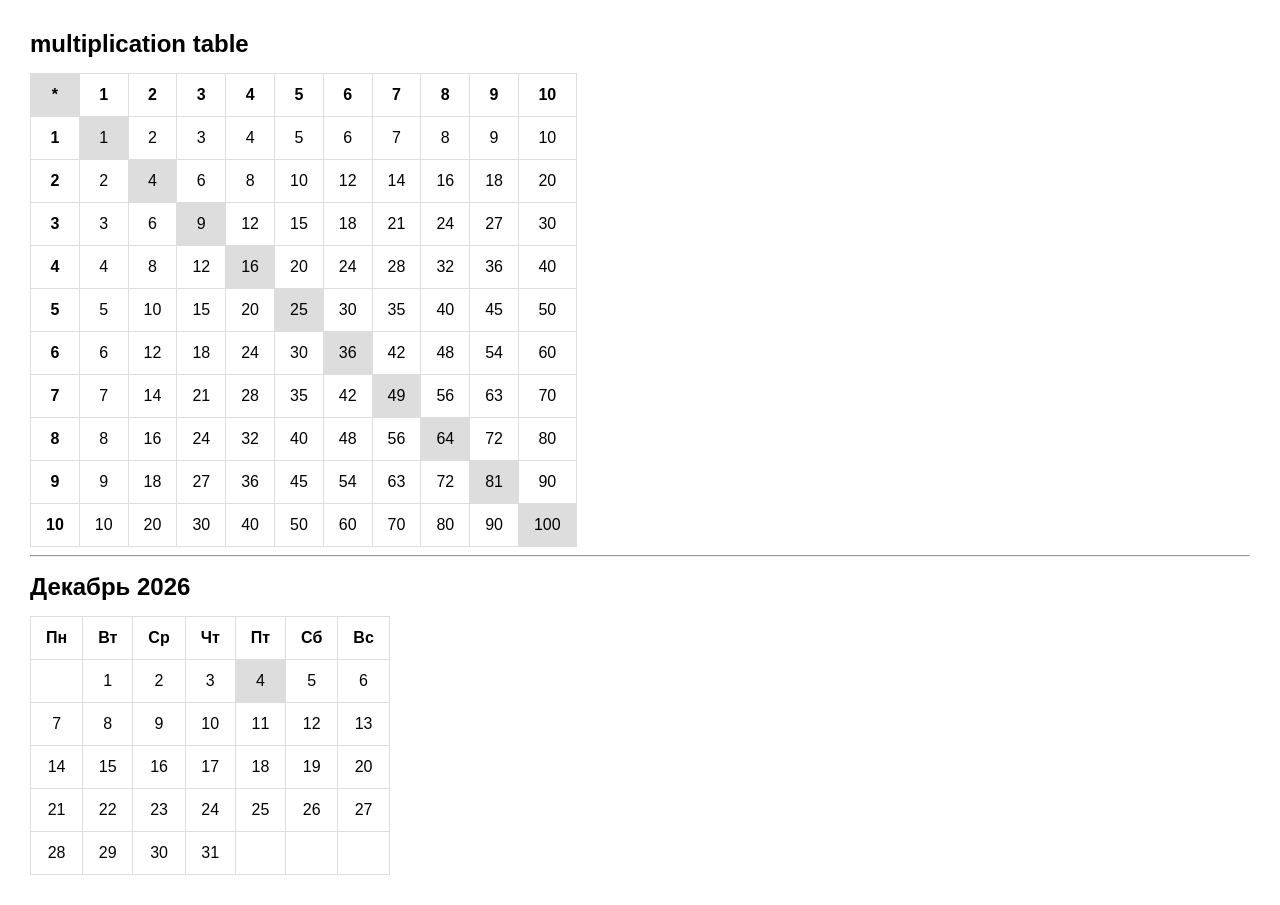
<file: web-client/03_working_with_dom/index.html>
<!DOCTYPE html>
<html lang="en">
<head>
    <meta charset="UTF-8">
    <meta name="viewport" content="width=device-width, initial-scale=1.0">
    <link rel="stylesheet" href="style.css">
    <title>Document</title>
</head>
<body>
    <h1>multiplication table</h1>
    <div id="table-container-1"></div>

    <hr>

    <h1 id="month-title"></h1>
    <table id="calendar-table"></table>

    <script src="script.js"></script>
</body>
</html>
</file>
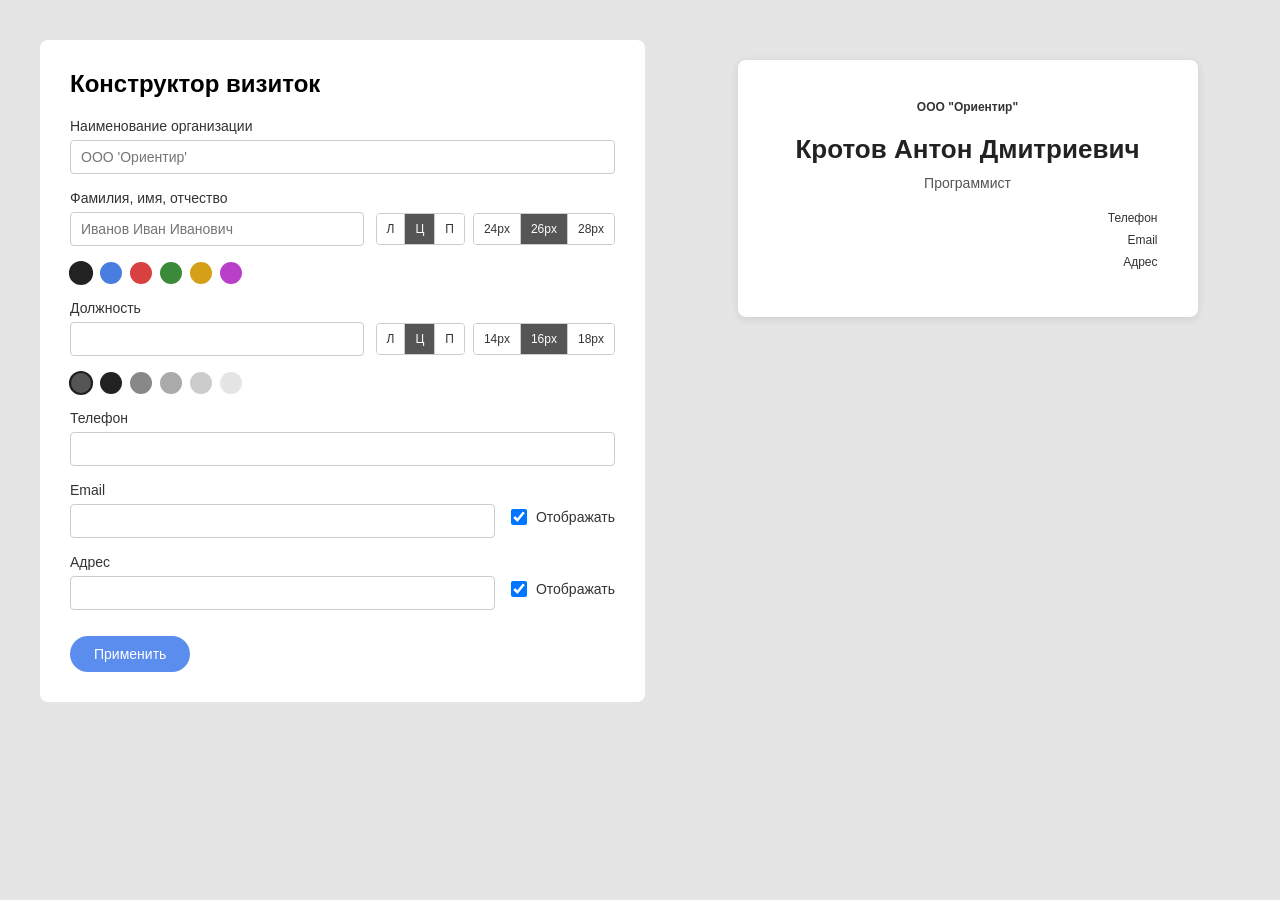
<file: web-client/04_card_maker/index.html>
<!DOCTYPE html>
<html lang="en">
<head>
    <meta charset="UTF-8">
    <meta name="viewport" content="width=device-width, initial-scale=1.0">
    <title>Document</title>
    <link rel="stylesheet" href="style.css">
</head>
<body>
    <div class="container">
        <div class="left-part">
            <h2>Конструктор визиток</h2>

            <div>
                <label>Наименование организации</label>
                <div class="field-main">
                    <input placeholder="ООО 'Ориентир'" id="org">
                </div>
            </div>

            <label>Фамилия, имя, отчество</label>
            <div class="field-row">
                <div class="field-main">
                    <input placeholder="Иванов Иван Иванович" id="fio">
                </div>
                <div class="field-controls">
                    <div class="btn-group align-group" data-target="fio">
                        <button class="ctrl-btn" data-value="left">Л</button>
                        <button class="ctrl-btn active" data-value="center">Ц</button>
                        <button class="ctrl-btn" data-value="right">П</button>
                    </div>
                    <div class="btn-group size-group" data-target="fio">
                        <button class="ctrl-btn" data-value="24">24px</button>
                        <button class="ctrl-btn active" data-value="26">26px</button>
                        <button class="ctrl-btn" data-value="28">28px</button>
                    </div>
                </div>
            </div>
            <div class="color-group" data-target="fio">
                <div class="color-circle active" data-value="#222222" style="background: #222222;"></div>
                <div class="color-circle" data-value="#4a7de0" style="background: #4a7de0;"></div>
                <div class="color-circle" data-value="#d94040" style="background: #d94040;"></div>
                <div class="color-circle" data-value="#3a8a3a" style="background: #3a8a3a;"></div>
                <div class="color-circle" data-value="#d4a017" style="background: #d4a017;"></div>
                <div class="color-circle" data-value="#b840c8" style="background: #b840c8;"></div>
            </div>
    
            <label>Должность</label>
            <div class="field-row">
                <div class="field-main">
                    <input placeholder="" id="position">
                </div>
                <div class="field-controls">
                    <div class="btn-group align-group" data-target="position">
                        <button class="ctrl-btn" data-value="left">Л</button>
                        <button class="ctrl-btn active" data-value="center">Ц</button>
                        <button class="ctrl-btn" data-value="right">П</button>
                    </div>
                    <div class="btn-group size-group" data-target="position">
                        <button class="ctrl-btn" data-value="14">14px</button>
                        <button class="ctrl-btn active" data-value="16">16px</button>
                        <button class="ctrl-btn" data-value="18">18px</button>
                    </div>
                </div>
            </div>
            <div class="color-group" data-target="position">
                <div class="color-circle active" data-value="#555555" style="background: #555555;"></div>
                <div class="color-circle" data-value="#222222" style="background: #222222;"></div>
                <div class="color-circle" data-value="#888888" style="background: #888888;"></div>
                <div class="color-circle" data-value="#aaaaaa" style="background: #aaaaaa;"></div>
                <div class="color-circle" data-value="#cccccc" style="background: #cccccc;"></div>
                <div class="color-circle" data-value="#e5e5e5" style="background: #e5e5e5;"></div>
            </div>
    
            <div>
                <label>Телефон</label>
                <div class="field-main">
                    <input placeholder="" id="phone">
                </div>
            </div>
            
            <label>Email</label>
            <div class="field-row">
                <div class="field-main">
                    <input placeholder="" id="email">
                </div>
                <div class="checkbox-wrapper">
                    <input type="checkbox" id="show-email" checked>
                    <label for="show-email">Отображать</label>
                </div>
            </div>
    
            <label>Адрес</label>
            <div class="field-row">
                <div class="field-main">
                    <input placeholder="" id="address">
                </div>
                <div class="checkbox-wrapper">
                    <input type="checkbox" id="show-address" checked>
                    <label for="show-address">Отображать</label>
                </div>
            </div>
            
            <button id="apply">Применить</button>
        </div>
    
        <div class="preview-part">
            <div class="card">
                <h4 id="card-org">ООО "Ориентир"</h4>
                <h1 id="card-fio">Кротов Антон Дмитриевич</h1>
                <h3 id="card-position">Программист</h3>
                <h5 id="card-phone">Телефон</h5>
                <h5 id="card-email">Email</h5>
                <h5 id="card-address">Адрес</h5>
            </div>
        </div>
        
    </div>

    <script src="script.js"></script>
</body>
</html>
</file>
<file: web-client/03_working_with_dom/style.css>
body {
    font-family: Arial, sans-serif;
    margin: 30px;
}

h1 {
    font-size: 24px;
    margin-bottom: 15px;
}

table {
    border-collapse: collapse;
    text-align: center;
}

table th,
table td {
    padding: 12px 15px;
    border: 1px solid #dddddd;
}

#table-container-1 table {
    width: auto;
}

.mark {
    background-color: #dddddd;
}
</file>
<file: web-client/04_card_maker/style.css>
body {
    margin: 0;
    font-family: Arial, sans-serif;
    background-color: #e5e5e5; 
    padding: 40px;
}

.container {
    display: flex;
    gap: 50px;
}

.left-part {
    flex: 1;
    background: white;
    padding: 30px;
    border-radius: 8px;
}

.left-part h2 {
    margin-top: 0;
}

.left-part > div {
    margin-bottom: 16px;
}

.left-part label {
    display: block;
    margin-bottom: 6px;
    font-size: 14px;
    color: #333;
}

.left-part input {
    width: 100%;
    padding: 8px 10px;
    border: 1px solid #ccc;
    border-radius: 4px;
    font-size: 14px;
    box-sizing: border-box;
}

#apply {
    background-color: #5b8def;
    color: white;
    border: none;
    padding: 10px 24px;
    border-radius: 20px;
    font-size: 14px;
    cursor: pointer;
    margin-top: 10px;
}

#apply:hover {
    background-color: #4a7de0;
}

.preview-part {
    flex: 1;
    display: flex;
    justify-content: center; 
    align-items: flex-start;
    padding-top: 20px;
}

.card {
    background: white;
    padding: 40px;
    border-radius: 8px;
    box-shadow: 0 2px 10px rgba(0, 0, 0, 0.1);
    width: 380px;
    text-align: center;
}

.card h4 {
    margin: 0 0 20px 0;
    font-size: 12px;
    color: #333;
}

.card h1 {
    margin: 0 0 10px 0;
    font-size: 26px;
    color: #222;
}


.card h3 {
    margin: 0 0 20px 0;
    font-size: 14px;
    color: #555;
    font-weight: normal;
}

.card h5 {
    margin: 8px 0;
    font-size: 12px;
    color: #333;
    font-weight: normal;
    text-align: right; 
}

.field-row {
    display: flex;
    align-items: center;
    gap: 12px;
    margin-bottom: 8px;
}

.field-main {
    flex: 1;
}

.field-main label {
    display: block;
    margin-bottom: 6px;
    font-size: 14px;
    color: #333;
}

.field-main input {
    width: 100%;
    padding: 8px 10px;
    border: 1px solid #ccc;
    border-radius: 4px;
    font-size: 14px;
    box-sizing: border-box;
}

.field-controls {
    display: flex;
    gap: 8px;
    flex-shrink: 0;
}

.btn-group {
    display: flex;
    border: 1px solid #ccc;
    border-radius: 4px;
    overflow: hidden; 
}

.ctrl-btn {
    background: white;
    border: none;
    border-right: 1px solid #ccc;
    padding: 8px 10px;
    font-size: 12px;
    cursor: pointer;
    color: #333;
}

.ctrl-btn:last-child {
    border-right: none;
}

.ctrl-btn.active {
    background: #555;
    color: white;
}

.ctrl-btn:hover:not(.active) {
    background: #f0f0f0;
}

.color-group {
    display: flex;
    gap: 8px;
    margin-top: 8px;
    margin-bottom: 16px;
}

.color-circle {
    width: 22px;
    height: 22px;
    border-radius: 50%;
    cursor: pointer;
    border: 2px solid transparent;
    box-sizing: border-box;
    transition: transform 0.15s;
}

.color-circle:hover {
    transform: scale(1.15);
}

.color-circle.active {
    border-color: #222;
    transform: scale(1.1);
}

.checkbox-wrapper {
    display: flex;
    align-items: center;
    gap: 6px;
    flex-shrink: 0;
    padding-bottom: 8px;
}

.checkbox-wrapper input[type="checkbox"] {
    width: 16px;
    height: 16px;
    cursor: pointer;
}

.checkbox-wrapper label {
    font-size: 14px;
    color: #333;
    cursor: pointer;
    margin: 0;
}

label {
    display: block;
    margin-bottom: 6px;
    font-size: 14px;
    color: #333;
}
</file>
